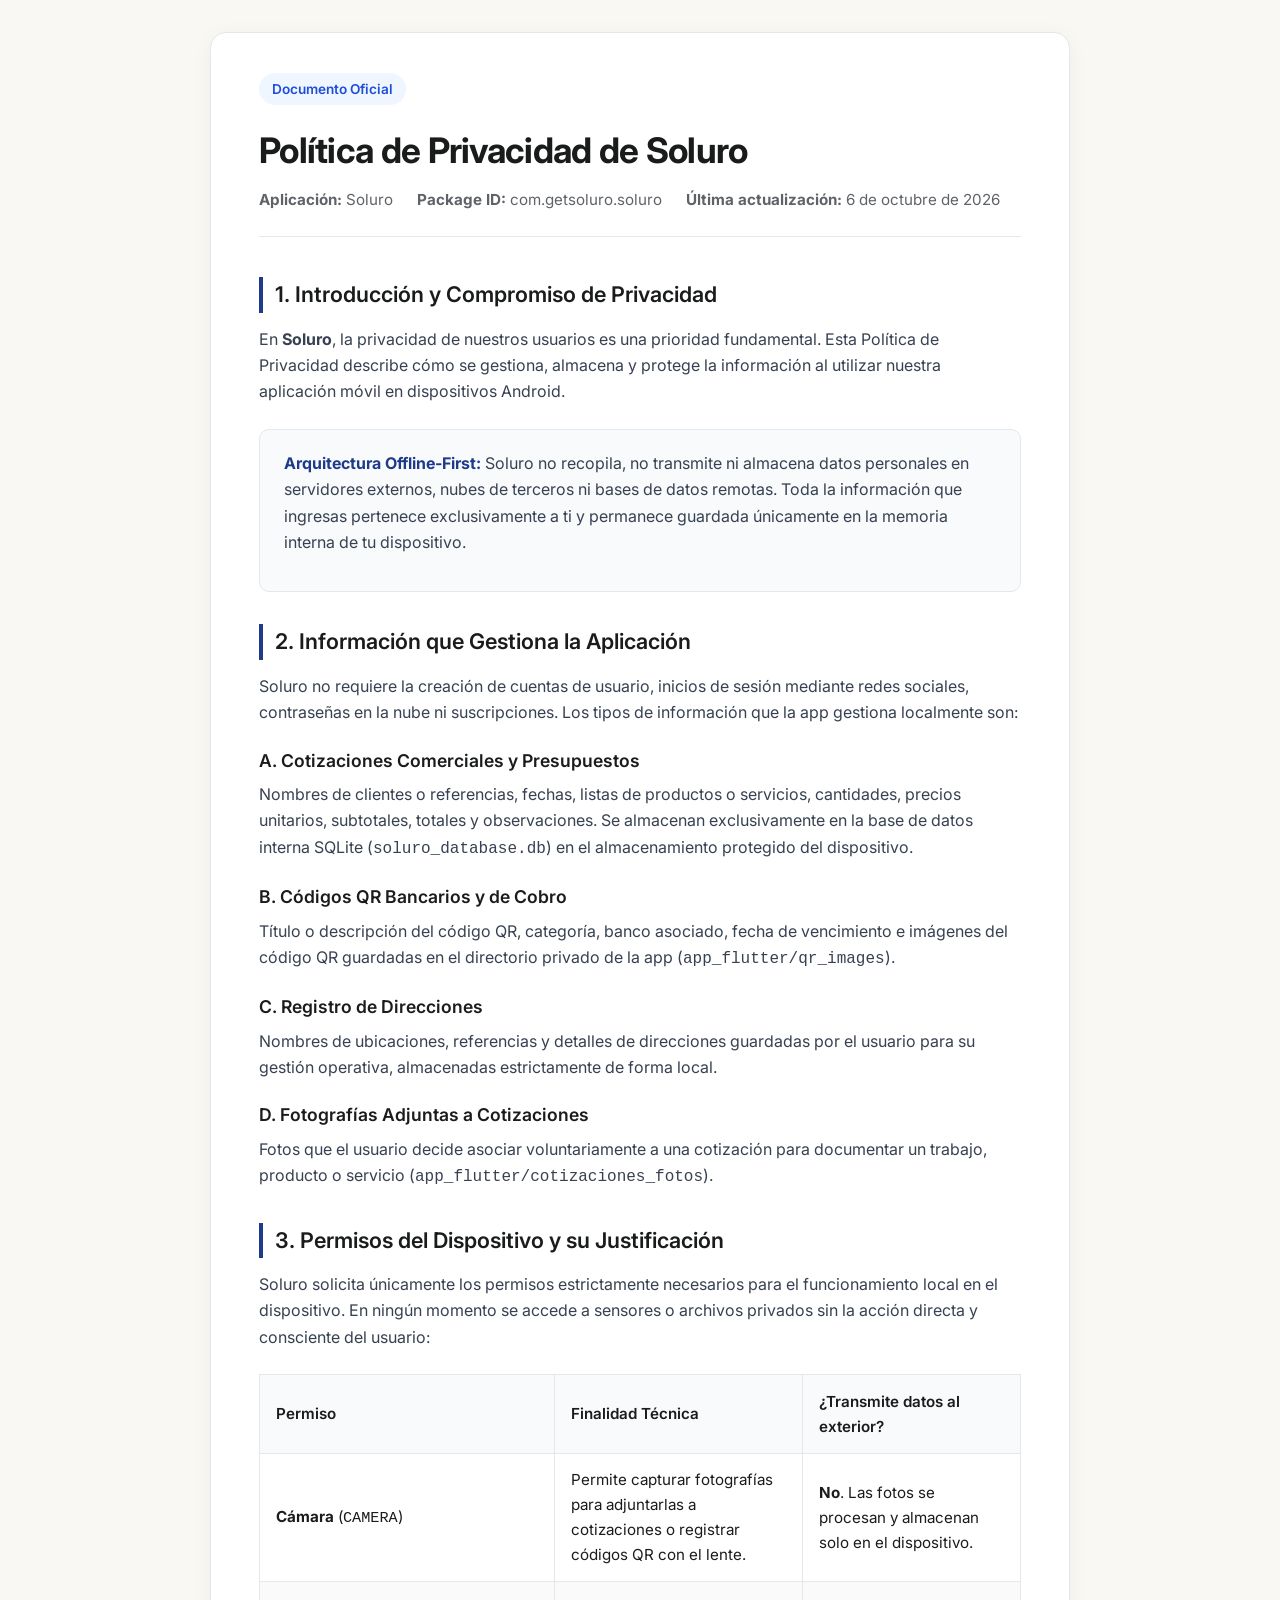
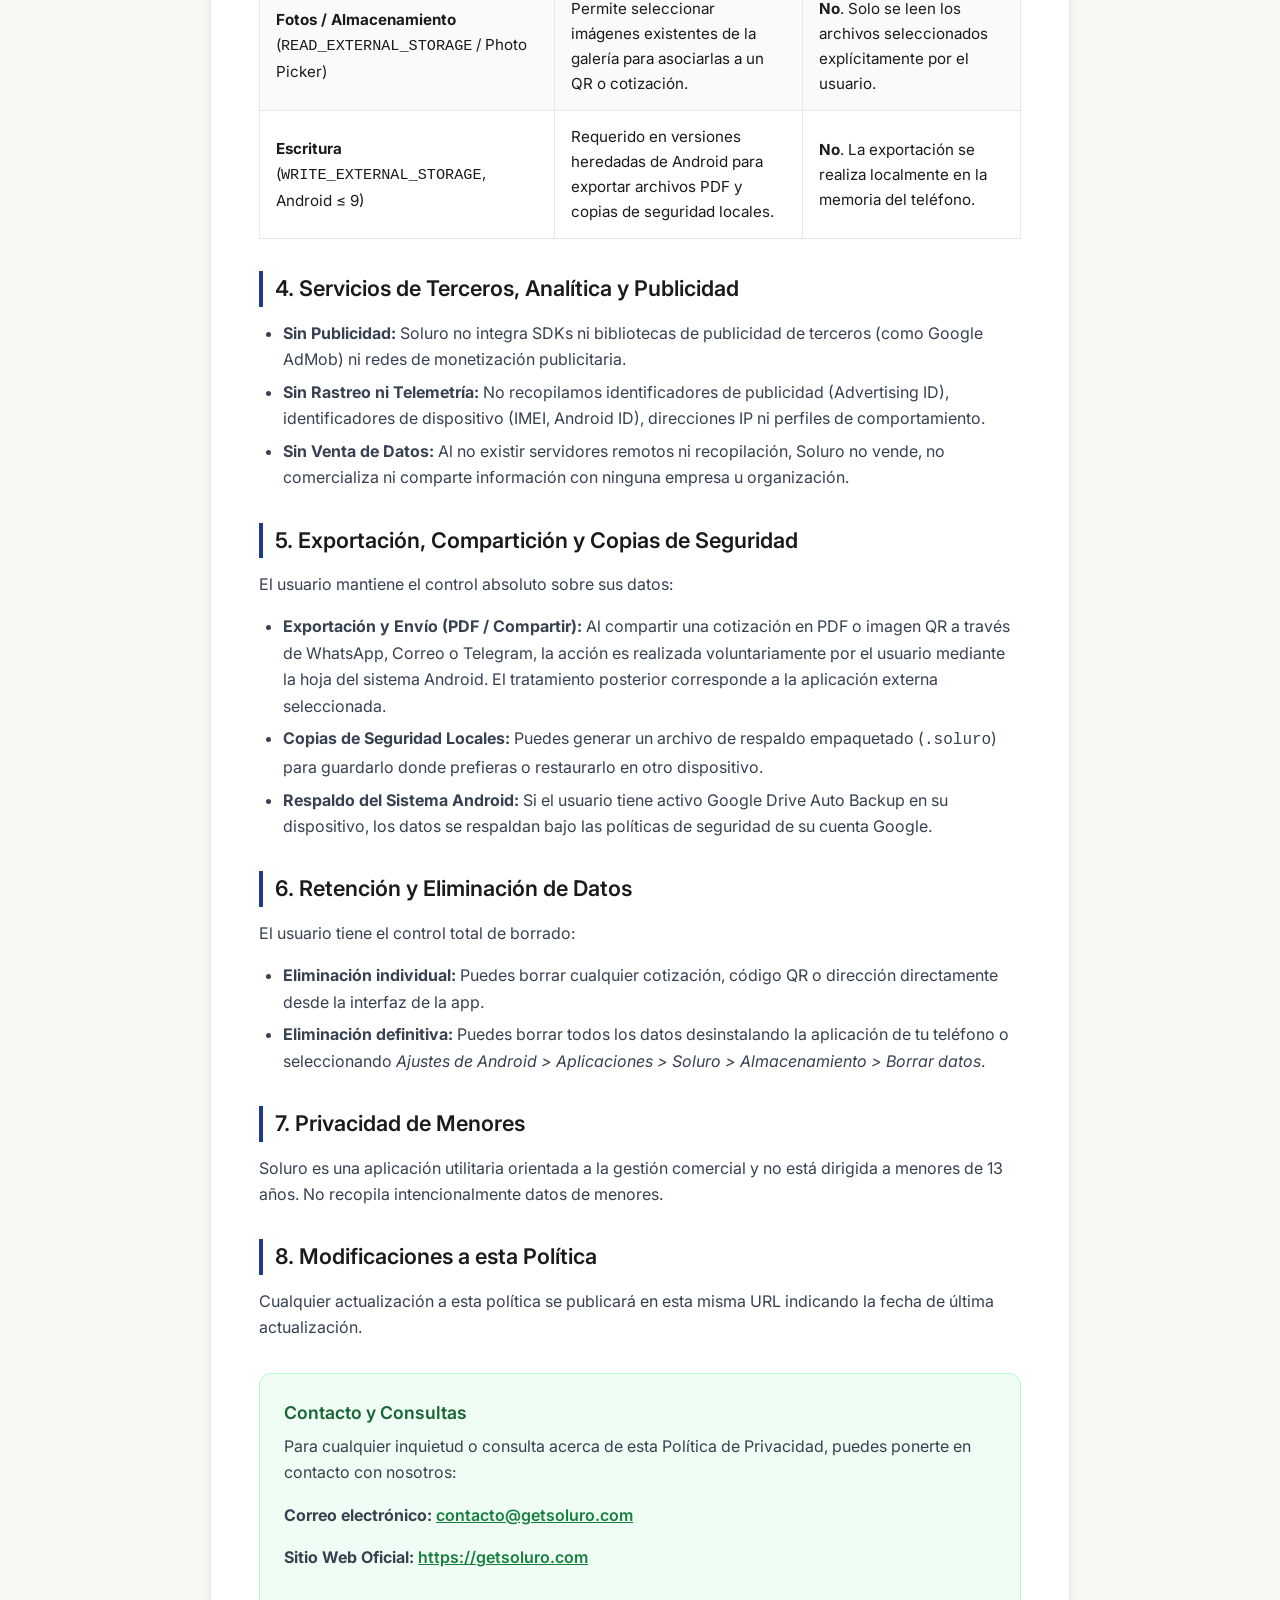
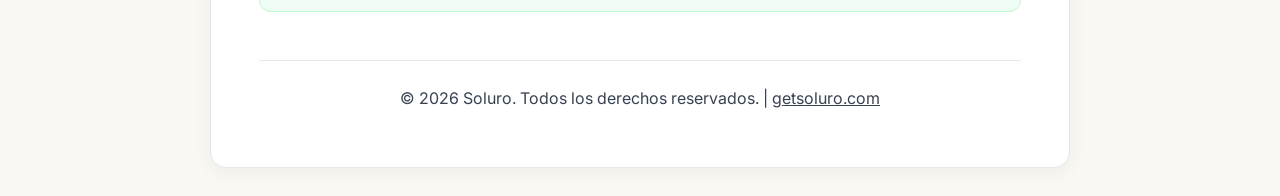
<file: recursos/docs/privacidad.html>
<!DOCTYPE html>
<html lang="es">
<head>
    <meta charset="UTF-8">
    <meta name="viewport" content="width=device-width, initial-scale=1.0">
    <title>Política de Privacidad | Soluro</title>
    <meta name="description" content="Política de Privacidad oficial de la aplicación móvil Soluro (com.getsoluro.soluro).">
    <link rel="preconnect" href="https://fonts.googleapis.com">
    <link rel="preconnect" href="https://fonts.gstatic.com" crossorigin>
    <link href="https://fonts.googleapis.com/css2?family=Inter:wght@400;500;600;700&display=swap" rel="stylesheet">
    <style>
        :root {
            --bg-color: #FAF8F2;
            --surface-color: #FFFFFF;
            --text-main: #1A1C1C;
            --text-muted: #5F6368;
            --primary: #1E3A8A;
            --border-color: #E5E7EB;
            --tag-bg: #EFF6FF;
            --tag-text: #1D4ED8;
        }

        * {
            box-sizing: border-box;
            margin: 0;
            padding: 0;
        }

        body {
            font-family: 'Inter', -apple-system, BlinkMacSystemFont, "Segoe UI", Roboto, sans-serif;
            background-color: var(--bg-color);
            color: var(--text-main);
            line-height: 1.65;
            padding: 2rem 1rem;
        }

        .container {
            max-width: 860px;
            margin: 0 auto;
            background: var(--surface-color);
            padding: 2.5rem 3rem;
            border-radius: 16px;
            box-shadow: 0 4px 20px rgba(0, 0, 0, 0.05);
            border: 1px solid var(--border-color);
        }

        header {
            margin-bottom: 2.5rem;
            border-bottom: 1px solid var(--border-color);
            padding-bottom: 1.5rem;
        }

        .badge {
            display: inline-block;
            background: var(--tag-bg);
            color: var(--tag-text);
            font-size: 0.85rem;
            font-weight: 600;
            padding: 0.3rem 0.8rem;
            border-radius: 9999px;
            margin-bottom: 1rem;
        }

        h1 {
            font-size: 2.2rem;
            font-weight: 700;
            color: var(--text-main);
            margin-bottom: 0.5rem;
            letter-spacing: -0.02em;
        }

        .meta {
            font-size: 0.95rem;
            color: var(--text-muted);
            display: flex;
            flex-wrap: wrap;
            gap: 1.5rem;
            margin-top: 0.5rem;
        }

        h2 {
            font-size: 1.35rem;
            font-weight: 600;
            margin-top: 2rem;
            margin-bottom: 0.8rem;
            color: var(--text-main);
            border-left: 4px solid var(--primary);
            padding-left: 0.75rem;
        }

        h3 {
            font-size: 1.1rem;
            font-weight: 600;
            margin-top: 1.25rem;
            margin-bottom: 0.4rem;
        }

        p, ul {
            margin-bottom: 1rem;
            color: #374151;
            font-size: 1rem;
        }

        ul {
            padding-left: 1.5rem;
        }

        li {
            margin-bottom: 0.4rem;
        }

        .highlight-box {
            background-color: #F8FAFC;
            border: 1px solid #E2E8F0;
            border-radius: 10px;
            padding: 1.25rem 1.5rem;
            margin: 1.5rem 0;
        }

        .highlight-box strong {
            color: var(--primary);
        }

        table {
            width: 100%;
            border-collapse: collapse;
            margin: 1.5rem 0;
            font-size: 0.95rem;
        }

        th, td {
            text-align: left;
            padding: 0.85rem 1rem;
            border: 1px solid var(--border-color);
        }

        th {
            background-color: #F9FAFB;
            font-weight: 600;
            color: var(--text-main);
        }

        tr:nth-child(even) {
            background-color: #FAFAFA;
        }

        .contact-card {
            background: #F0FDF4;
            border: 1px solid #BBF7D0;
            border-radius: 12px;
            padding: 1.5rem;
            margin-top: 2rem;
        }

        .contact-card h3 {
            color: #166534;
            margin-top: 0;
        }

        .contact-card a {
            color: #15803D;
            text-decoration: underline;
            font-weight: 600;
        }

        footer {
            margin-top: 3rem;
            text-align: center;
            font-size: 0.875rem;
            color: var(--text-muted);
            border-top: 1px solid var(--border-color);
            padding-top: 1.5rem;
        }

        @media (max-width: 640px) {
            body {
                padding: 1rem 0.5rem;
            }
            .container {
                padding: 1.5rem 1.25rem;
            }
            h1 {
                font-size: 1.65rem;
            }
            table {
                display: block;
                overflow-x: auto;
            }
        }
    </style>
</head>
<body>
    <div class="container">
        <header>
            <span class="badge">Documento Oficial</span>
            <h1>Política de Privacidad de Soluro</h1>
            <div class="meta">
                <span><strong>Aplicación:</strong> Soluro</span>
                <span><strong>Package ID:</strong> com.getsoluro.soluro</span>
                <span><strong>Última actualización:</strong> 6 de octubre de 2026</span>
            </div>
        </header>

        <section>
            <h2>1. Introducción y Compromiso de Privacidad</h2>
            <p>En <strong>Soluro</strong>, la privacidad de nuestros usuarios es una prioridad fundamental. Esta Política de Privacidad describe cómo se gestiona, almacena y protege la información al utilizar nuestra aplicación móvil en dispositivos Android.</p>
            <div class="highlight-box">
                <p><strong>Arquitectura Offline-First:</strong> Soluro no recopila, no transmite ni almacena datos personales en servidores externos, nubes de terceros ni bases de datos remotas. Toda la información que ingresas pertenece exclusivamente a ti y permanece guardada únicamente en la memoria interna de tu dispositivo.</p>
            </div>
        </section>

        <section>
            <h2>2. Información que Gestiona la Aplicación</h2>
            <p>Soluro no requiere la creación de cuentas de usuario, inicios de sesión mediante redes sociales, contraseñas en la nube ni suscripciones. Los tipos de información que la app gestiona localmente son:</p>
            
            <h3>A. Cotizaciones Comerciales y Presupuestos</h3>
            <p>Nombres de clientes o referencias, fechas, listas de productos o servicios, cantidades, precios unitarios, subtotales, totales y observaciones. Se almacenan exclusivamente en la base de datos interna SQLite (<code>soluro_database.db</code>) en el almacenamiento protegido del dispositivo.</p>

            <h3>B. Códigos QR Bancarios y de Cobro</h3>
            <p>Título o descripción del código QR, categoría, banco asociado, fecha de vencimiento e imágenes del código QR guardadas en el directorio privado de la app (<code>app_flutter/qr_images</code>).</p>

            <h3>C. Registro de Direcciones</h3>
            <p>Nombres de ubicaciones, referencias y detalles de direcciones guardadas por el usuario para su gestión operativa, almacenadas estrictamente de forma local.</p>

            <h3>D. Fotografías Adjuntas a Cotizaciones</h3>
            <p>Fotos que el usuario decide asociar voluntariamente a una cotización para documentar un trabajo, producto o servicio (<code>app_flutter/cotizaciones_fotos</code>).</p>
        </section>

        <section>
            <h2>3. Permisos del Dispositivo y su Justificación</h2>
            <p>Soluro solicita únicamente los permisos estrictamente necesarios para el funcionamiento local en el dispositivo. En ningún momento se accede a sensores o archivos privados sin la acción directa y consciente del usuario:</p>
            
            <table>
                <thead>
                    <tr>
                        <th>Permiso</th>
                        <th>Finalidad Técnica</th>
                        <th>¿Transmite datos al exterior?</th>
                    </tr>
                </thead>
                <tbody>
                    <tr>
                        <td><strong>Cámara</strong> (<code>CAMERA</code>)</td>
                        <td>Permite capturar fotografías para adjuntarlas a cotizaciones o registrar códigos QR con el lente.</td>
                        <td><strong>No</strong>. Las fotos se procesan y almacenan solo en el dispositivo.</td>
                    </tr>
                    <tr>
                        <td><strong>Fotos / Almacenamiento</strong> (<code>READ_EXTERNAL_STORAGE</code> / Photo Picker)</td>
                        <td>Permite seleccionar imágenes existentes de la galería para asociarlas a un QR o cotización.</td>
                        <td><strong>No</strong>. Solo se leen los archivos seleccionados explícitamente por el usuario.</td>
                    </tr>
                    <tr>
                        <td><strong>Escritura</strong> (<code>WRITE_EXTERNAL_STORAGE</code>, Android &le; 9)</td>
                        <td>Requerido en versiones heredadas de Android para exportar archivos PDF y copias de seguridad locales.</td>
                        <td><strong>No</strong>. La exportación se realiza localmente en la memoria del teléfono.</td>
                    </tr>
                </tbody>
            </table>
        </section>

        <section>
            <h2>4. Servicios de Terceros, Analítica y Publicidad</h2>
            <ul>
                <li><strong>Sin Publicidad:</strong> Soluro no integra SDKs ni bibliotecas de publicidad de terceros (como Google AdMob) ni redes de monetización publicitaria.</li>
                <li><strong>Sin Rastreo ni Telemetría:</strong> No recopilamos identificadores de publicidad (Advertising ID), identificadores de dispositivo (IMEI, Android ID), direcciones IP ni perfiles de comportamiento.</li>
                <li><strong>Sin Venta de Datos:</strong> Al no existir servidores remotos ni recopilación, Soluro no vende, no comercializa ni comparte información con ninguna empresa u organización.</li>
            </ul>
        </section>

        <section>
            <h2>5. Exportación, Compartición y Copias de Seguridad</h2>
            <p>El usuario mantiene el control absoluto sobre sus datos:</p>
            <ul>
                <li><strong>Exportación y Envío (PDF / Compartir):</strong> Al compartir una cotización en PDF o imagen QR a través de WhatsApp, Correo o Telegram, la acción es realizada voluntariamente por el usuario mediante la hoja del sistema Android. El tratamiento posterior corresponde a la aplicación externa seleccionada.</li>
                <li><strong>Copias de Seguridad Locales:</strong> Puedes generar un archivo de respaldo empaquetado (<code>.soluro</code>) para guardarlo donde prefieras o restaurarlo en otro dispositivo.</li>
                <li><strong>Respaldo del Sistema Android:</strong> Si el usuario tiene activo Google Drive Auto Backup en su dispositivo, los datos se respaldan bajo las políticas de seguridad de su cuenta Google.</li>
            </ul>
        </section>

        <section>
            <h2>6. Retención y Eliminación de Datos</h2>
            <p>El usuario tiene el control total de borrado:</p>
            <ul>
                <li><strong>Eliminación individual:</strong> Puedes borrar cualquier cotización, código QR o dirección directamente desde la interfaz de la app.</li>
                <li><strong>Eliminación definitiva:</strong> Puedes borrar todos los datos desinstalando la aplicación de tu teléfono o seleccionando <em>Ajustes de Android &gt; Aplicaciones &gt; Soluro &gt; Almacenamiento &gt; Borrar datos</em>.</li>
            </ul>
        </section>

        <section>
            <h2>7. Privacidad de Menores</h2>
            <p>Soluro es una aplicación utilitaria orientada a la gestión comercial y no está dirigida a menores de 13 años. No recopila intencionalmente datos de menores.</p>
        </section>

        <section>
            <h2>8. Modificaciones a esta Política</h2>
            <p>Cualquier actualización a esta política se publicará en esta misma URL indicando la fecha de última actualización.</p>
        </section>

        <div class="contact-card">
            <h3>Contacto y Consultas</h3>
            <p>Para cualquier inquietud o consulta acerca de esta Política de Privacidad, puedes ponerte en contacto con nosotros:</p>
            <p><strong>Correo electrónico:</strong> <a href="mailto:contacto@getsoluro.com">contacto@getsoluro.com</a></p>
            <p><strong>Sitio Web Oficial:</strong> <a href="https://getsoluro.com" target="_blank" rel="noopener">https://getsoluro.com</a></p>
        </div>

        <footer>
            <p>&copy; 2026 Soluro. Todos los derechos reservados. | <a href="https://getsoluro.com" style="color: inherit;">getsoluro.com</a></p>
        </footer>
    </div>
</body>
</html>
</file>
